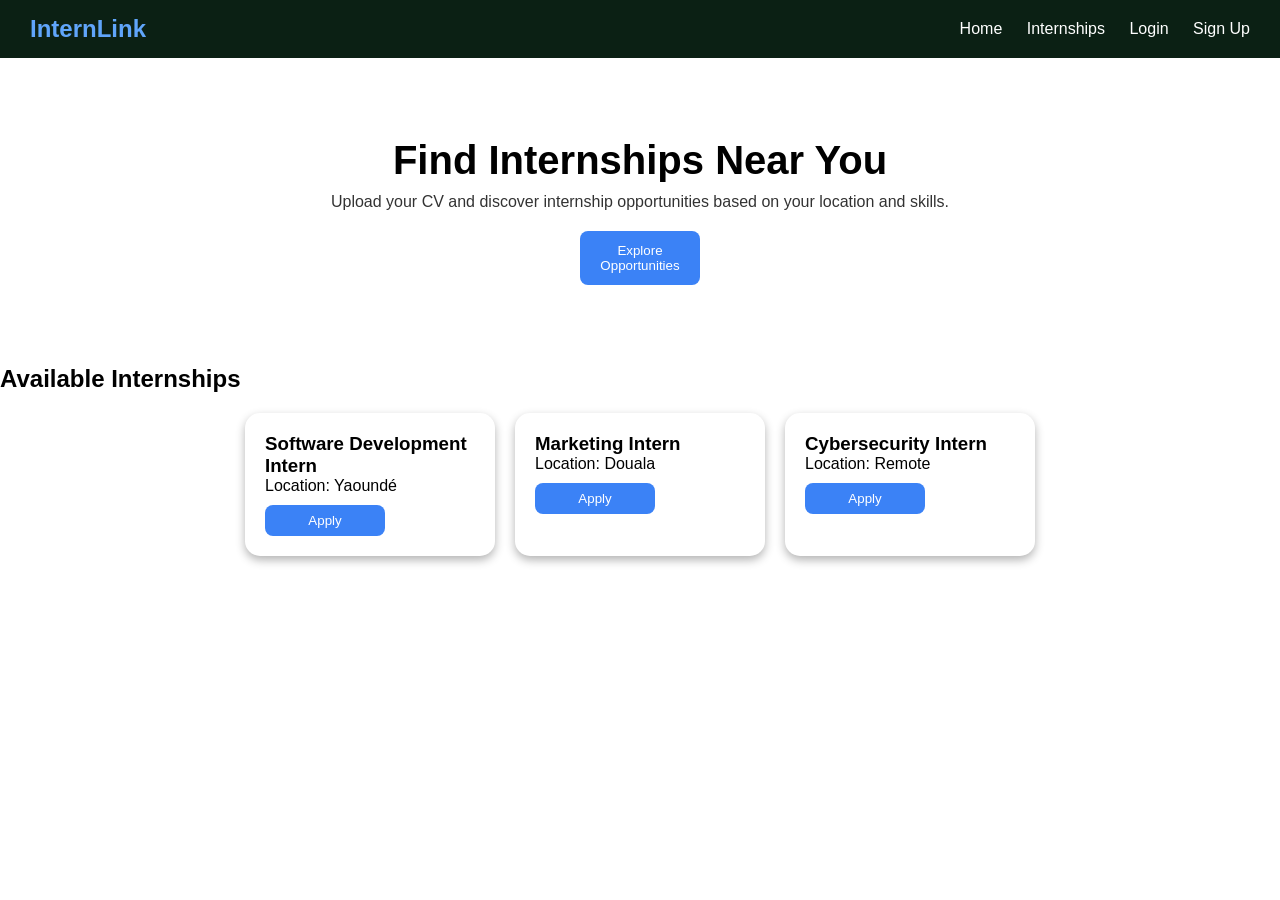
<file: INTERNSHIP FRONTEND/index.html>
<!DOCTYPE html>
<link rel="stylesheet" href="style.css">
<html lang="en">
<head>
    <meta charset="UTF-8">
    <meta name="viewport" content="width=device-width, initial-scale=1.0">
    <title>InternLink</title>
    <link rel="stylesheet" href="style.css">
    <link rel="stylesheet" href="style.css">
</head>
<body>

<header>
    <nav>
        <h1>InternLink</h1>

        <div class="nav-links">
            <a href="#">Home</a>
            <a href="#">Internships</a>
            <a href="login.html">Login</a>
            <a href="signup.html">Sign Up</a>
        </div>
    </nav>
</header>

<section class="hero">
    <h2>Find Internships Near You</h2>
    <p>
        Upload your CV and discover internship opportunities
        based on your location and skills.
    </p>

    <button>Explore Opportunities</button>
</section>

<section class="internships">

    <h2>Available Internships</h2>

    <div class="card-container">

        <div class="card">
            <h3>Software Development Intern</h3>
            <p>Location: Yaoundé</p>
            <button>Apply</button>
        </div>

        <div class="card">
            <h3>Marketing Intern</h3>
            <p>Location: Douala</p>
            <button>Apply</button>
        </div>

        <div class="card">
            <h3>Cybersecurity Intern</h3>
            <p>Location: Remote</p>
            <button>Apply</button>
        </div>

    </div>

</section>

</body>
</html>
</file>
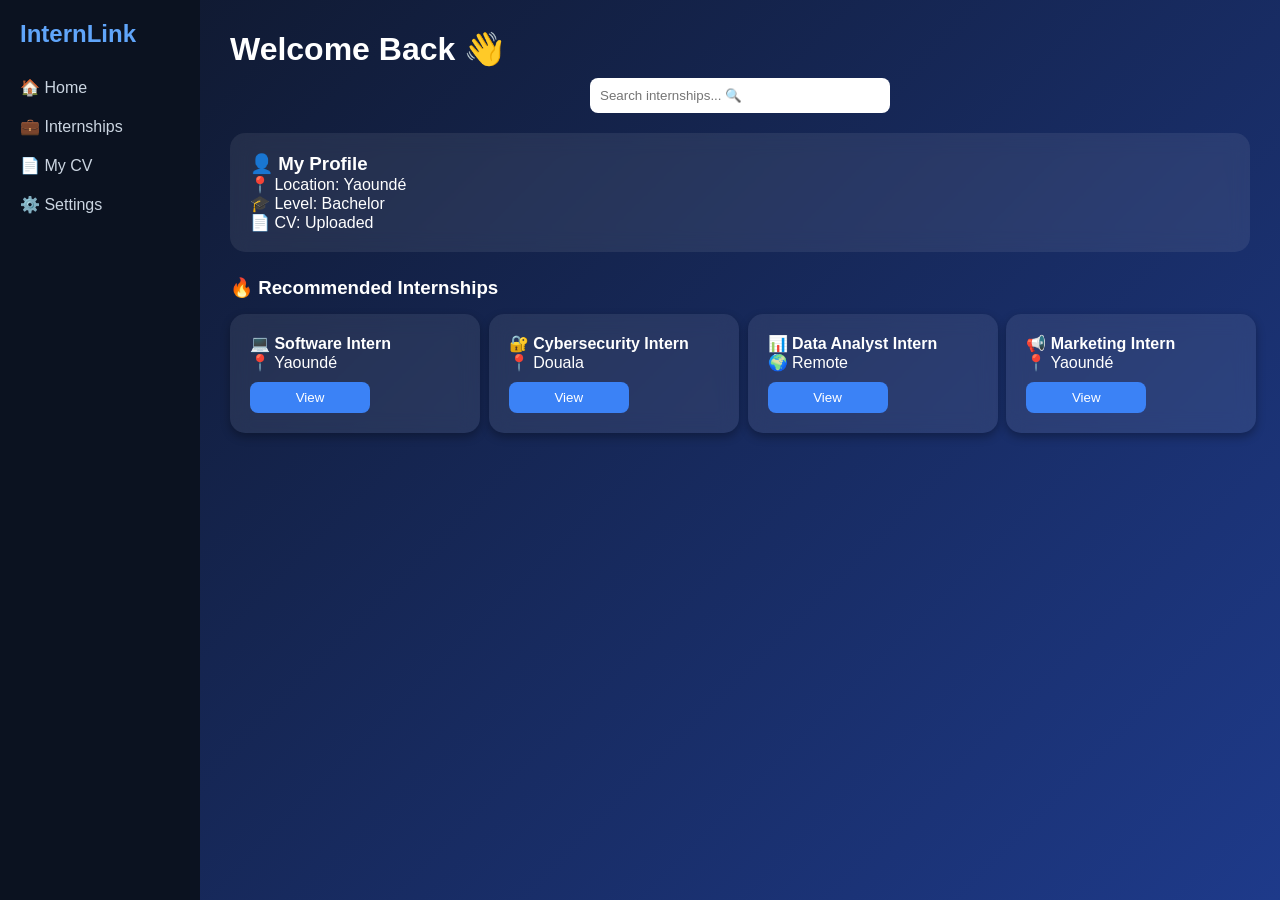
<file: INTERNSHIP FRONTEND/dashboard.html>
<!DOCTYPE html>
<link rel="stylesheet" href="style.css">
<html lang="en">
<head>
<meta charset="UTF-8">
<meta name="viewport" content="width=device-width, initial-scale=1.0">
<title>InternLink Dashboard</title>
<link rel="stylesheet" href="dashboard.css">
</head>

<body>

<div class="sidebar">

    <h2>InternLink</h2>

    <p>🏠 Home</p>
    <p>💼 Internships</p>
    <p>📄 My CV</p>
    <p>⚙️ Settings</p>

</div>

<div class="main">

    <div class="topbar">
        <h1>Welcome Back 👋</h1>

        <input type="text" placeholder="Search internships... 🔍">
    </div>

    <div class="profile-card">

        <h3>👤 My Profile</h3>

        <p>📍 Location: Yaoundé</p>
        <p>🎓 Level: Bachelor</p>
        <p>📄 CV: Uploaded</p>

    </div>

    <h3 class="section-title">🔥 Recommended Internships</h3>

    <div class="grid">

        <div class="card">
            <h4>💻 Software Intern</h4>
            <p>📍 Yaoundé</p>
            <button>View</button>
        </div>

        <div class="card">
            <h4>🔐 Cybersecurity Intern</h4>
            <p>📍 Douala</p>
            <button>View</button>
        </div>

        <div class="card">
            <h4>📊 Data Analyst Intern</h4>
            <p>🌍 Remote</p>
            <button>View</button>
        </div>

        <div class="card">
            <h4>📢 Marketing Intern</h4>
            <p>📍 Yaoundé</p>
            <button>View</button>
        </div>

    </div>

</div>

</body>
</html>
</file>
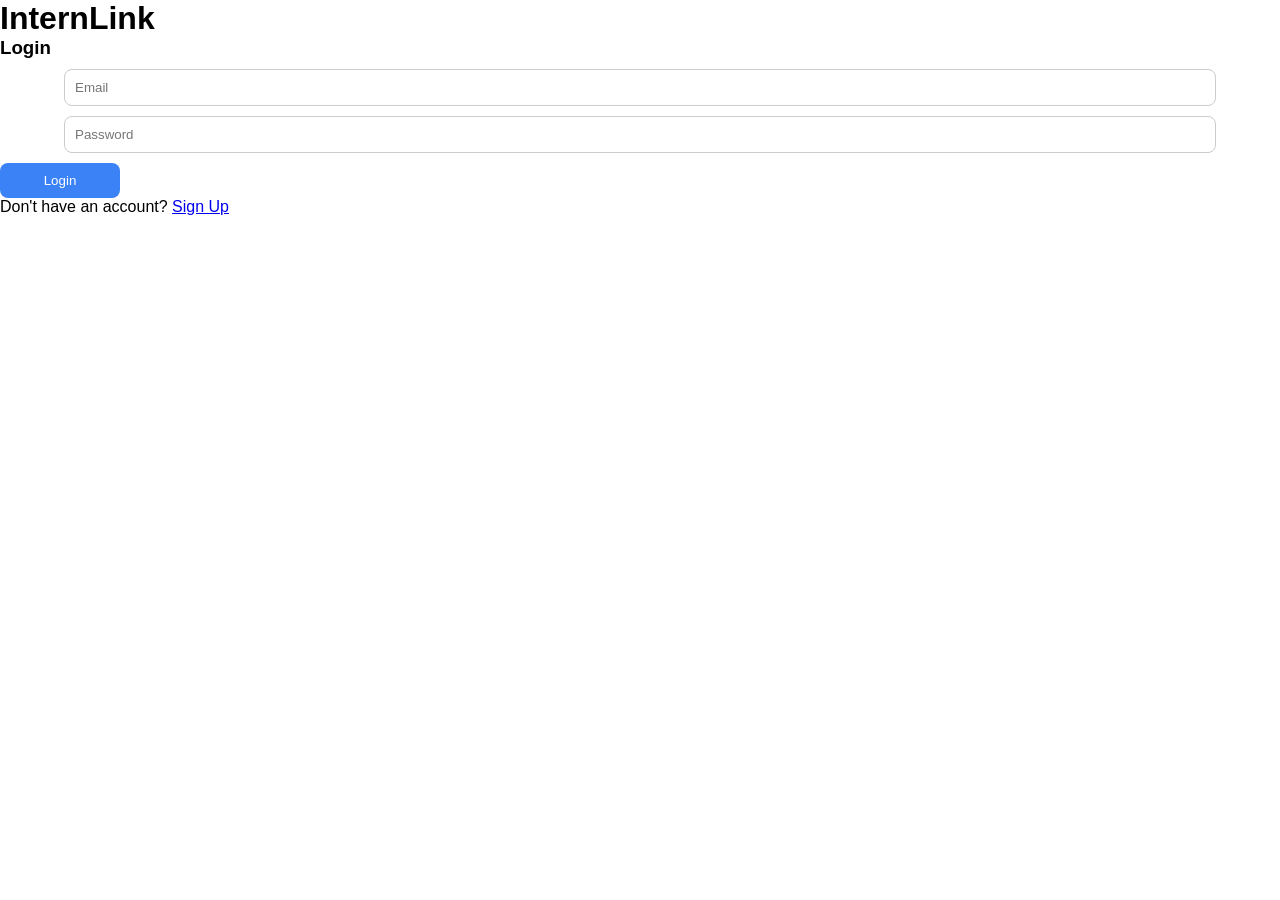
<file: INTERNSHIP FRONTEND/login.html>
<!DOCTYPE html>
<link rel="stylesheet" href="style.css">
<html lang="en">
<head>
    <meta charset="UTF-8">
    <meta name="viewport" content="width=device-width, initial-scale=1.0">
    <title>InternLink Login</title>
    <link rel="stylesheet" href="style.css">
</head>
<body>

<div class="login-card">

    <h1>InternLink</h1>

    <h3>Login</h3>

    <input type="email" placeholder="Email">

    <input type="password" placeholder="Password">

    <button>Login</button>

    <p>
        Don't have an account?
        <a href="signup.html">Sign Up</a>
    </p>

</div>

</body>
</html>
</file>
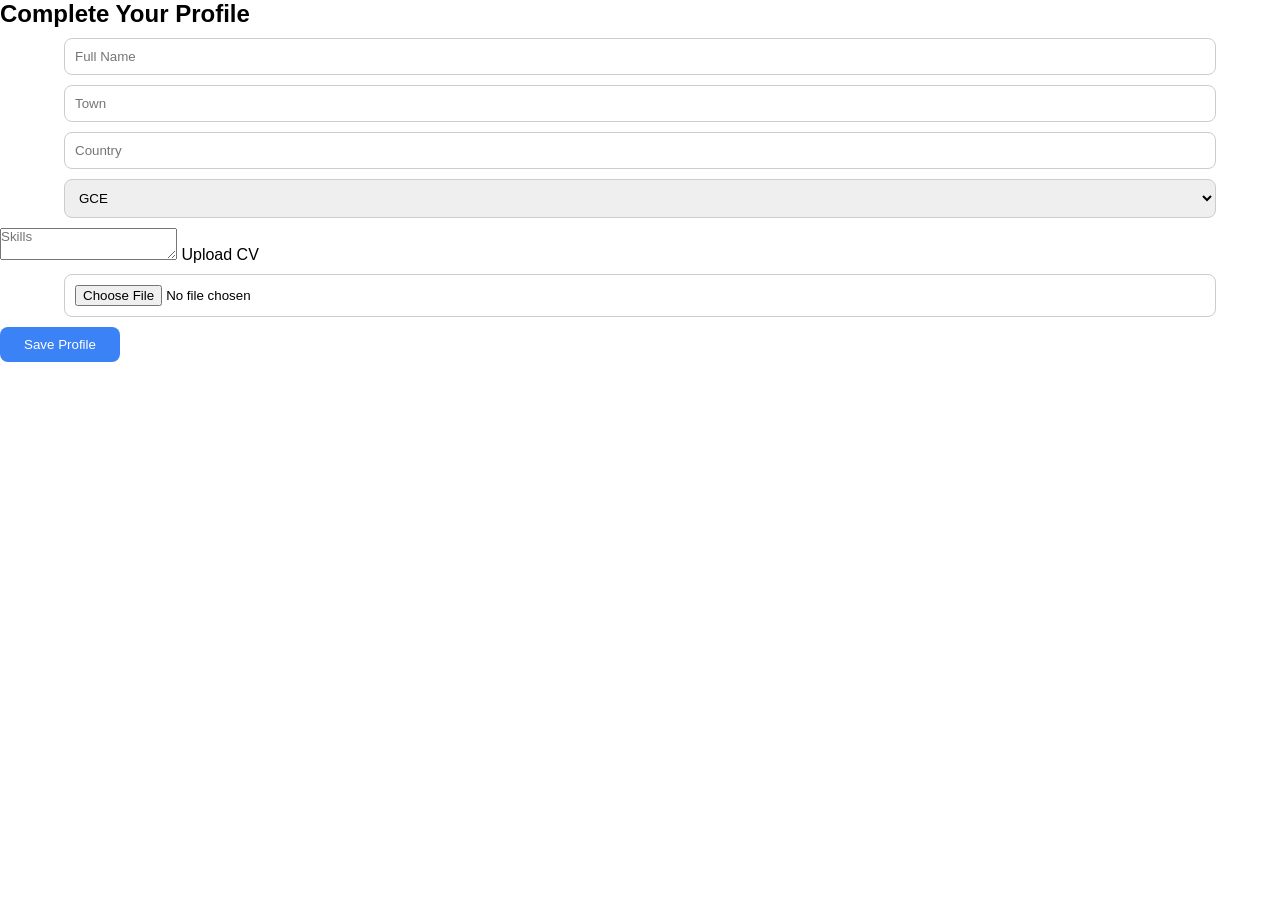
<file: INTERNSHIP FRONTEND/profile.html>
<!DOCTYPE html>
<link rel="stylesheet" href="style.css">
<html lang="en">
<head>
<meta charset="UTF-8">
<meta name="viewport" content="width=device-width, initial-scale=1.0">
<title>Profile</title>
<link rel="stylesheet" href="style.css">
</head>

<body>

<div class="profile">

<h2>Complete Your Profile</h2>

<form>

<input type="text" placeholder="Full Name">

<input type="text" placeholder="Town">

<input type="text" placeholder="Country">

<select>
    <option>GCE</option>
    <option>HND</option>
    <option>Bachelor</option>
    <option>Master</option>
</select>

<textarea placeholder="Skills"></textarea>

<label>Upload CV</label>
<input type="file">

<button>Save Profile</button>

</form>

</div>

</body>
</html>
</file>
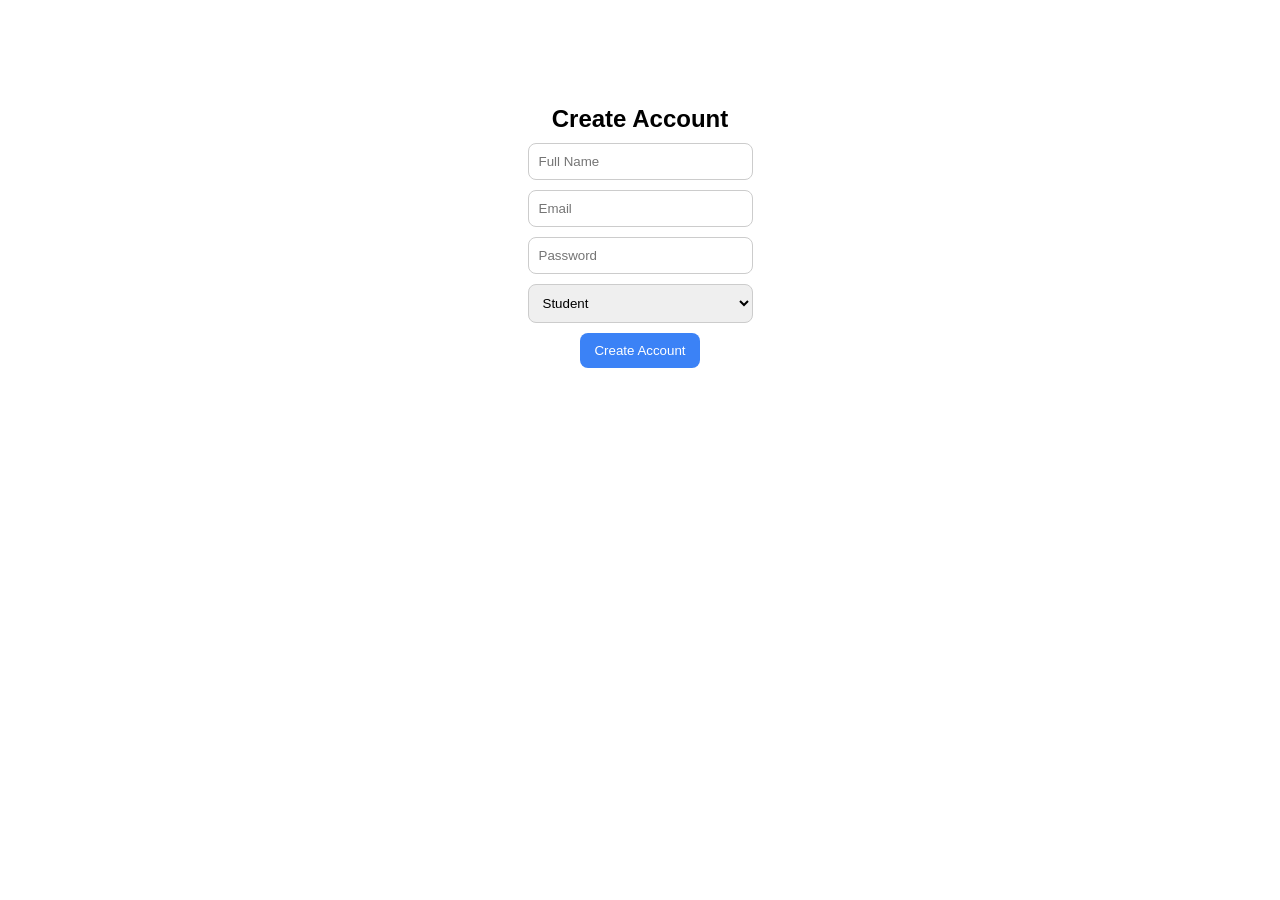
<file: INTERNSHIP FRONTEND/signup.html>
<!DOCTYPE html>
<link rel="stylesheet" href="style.css">
<html lang="en">
<head>
<meta charset="UTF-8">
<meta name="viewport" content="width=device-width, initial-scale=1.0">
<title>Sign Up</title>
<link rel="stylesheet" href="style.css">
</head>

<body>

<div class="form-container">

<h2>Create Account</h2>

<form>

<input type="text" placeholder="Full Name" required>

<input type="email" placeholder="Email" required>

<input type="password" placeholder="Password" required>

<select>
    <option>Student</option>
    <option>Company</option>
</select>

<button>Create Account</button>

</form>

</div>

</body>
</html>
</file>
<file: INTERNSHIP FRONTEND/style.css>
*{
    margin:0;
    padding:0;
    box-sizing:border-box;
    font-family:Segoe UI, Arial, sans-serif;
}

/* ======================
   GLOBAL BACKGROUND
body{
    background:linear-gradient(135deg,#0f2a20,#1e8a58);
    color:white;
}

/* ======================
   NAVBAR
====================== */
nav{
    display:flex;
    justify-content:space-between;
    align-items:center;
    padding:15px 30px;
    background:#0b2014;
}

nav h1{
    color:#60a5fa;
}

nav a{
    color:white;
    text-decoration:none;
    margin-left:20px;
    font-weight:500;
}

nav a:hover{
    color:#60a5fa;
}

/* ======================
   HERO SECTION (HOME)
====================== */
.hero{
    text-align:center;
    padding:80px 20px;
}

.hero h2{
    font-size:40px;
    margin-bottom:10px;
}

.hero p{
    opacity:0.8;
    margin-bottom:20px;
}

.hero button{
    padding:12px 20px;
    border:none;
    border-radius:8px;
    background:#3b82f6;
    color:white;
    cursor:pointer;
}

.hero button:hover{
    background:#2563eb;
}

/* ======================
   CARDS (INTERNSHIPS)
====================== */
.card-container{
    display:flex;
    flex-wrap:wrap;
    gap:20px;
    justify-content:center;
    padding:20px;
}

.card{
    width:250px;
    background:rgba(255,255,255,0.08);
    backdrop-filter:blur(10px);
    padding:20px;
    border-radius:15px;
    box-shadow:0 4px 10px rgba(0,0,0,0.3);
    transition:0.3s;
}

.card:hover{
    transform:translateY(-5px);
}

.card button{
    margin-top:10px;
    padding:8px 12px;
    border:none;
    border-radius:8px;
    background:#3b82f6;
    color:white;
    cursor:pointer;
}

/* ======================
   LOGIN / SIGNUP BOX
====================== */
.login-box,
.signup-box,
.form-container{
    width:300px;
    margin:80px auto;
    padding:25px;
    background:white;
    border-radius:15px;
    color:black;
    text-align:center;
}

input, select{
    width:90%;
    padding:10px;
    margin:10px auto;
    display:block;
    border:1px solid #ccc;
    border-radius:8px;
}

button{
    width:120px;
    padding:10px;
    border:none;
    border-radius:8px;
    background:#3b82f6;
    color:white;
    cursor:pointer;
}

button:hover{
    background:#2563eb;
}

/* ======================
   DASHBOARD SUPPORT
====================== */
.dashboard{
    padding:20px;
}

.profile-card{
    background:rgba(255,255,255,0.08);
    padding:20px;
    border-radius:12px;
    margin:20px 0;
    backdrop-filter:blur(10px);
}
</file>
<file: INTERNSHIP FRONTEND/dashboard.css>
*{
    margin:0;
    padding:0;
    box-sizing:border-box;
    font-family:Arial, sans-serif;
}

/* Background */
body{
    display:flex;
    background:linear-gradient(135deg,#0f172a,#1e3a8a);
    color:white;
}

/* Sidebar */
.sidebar{
    width:200px;
    height:100vh;
    background:#0b1220;
    padding:20px;
}

.sidebar h2{
    color:#60a5fa;
    margin-bottom:30px;
}

.sidebar p{
    margin:20px 0;
    cursor:pointer;
    color:#cbd5e1;
}

/* Main */
.main{
    flex:1;
    padding:30px;
}

/* Top bar */
.topbar h1{
    margin-bottom:10px;
}

.topbar input{
    width:300px;
    padding:10px;
    border:none;
    border-radius:8px;
    outline:none;
}

/* Profile card */
.profile-card{
    background:rgba(255,255,255,0.08);
    padding:20px;
    border-radius:15px;
    margin-top:20px;
    backdrop-filter:blur(10px);
}

/* Section title */
.section-title{
    margin:25px 0 15px;
}

/* Grid */
.grid{
    display:grid;
    grid-template-columns:repeat(auto-fit,minmax(200px,1fr));
    gap:15px;
}

/* Cards */
.card{
    background:rgba(255,255,255,0.08);
    padding:20px;
    border-radius:15px;
    backdrop-filter:blur(10px);
    transition:0.3s;
}

.card:hover{
    transform:translateY(-5px);
}

/* Button */
button{
    margin-top:10px;
    padding:8px 12px;
    border:none;
    border-radius:8px;
    background:#3b82f6;
    color:white;
    cursor:pointer;
}

button:hover{
    background:#2563eb;
}
</file>
